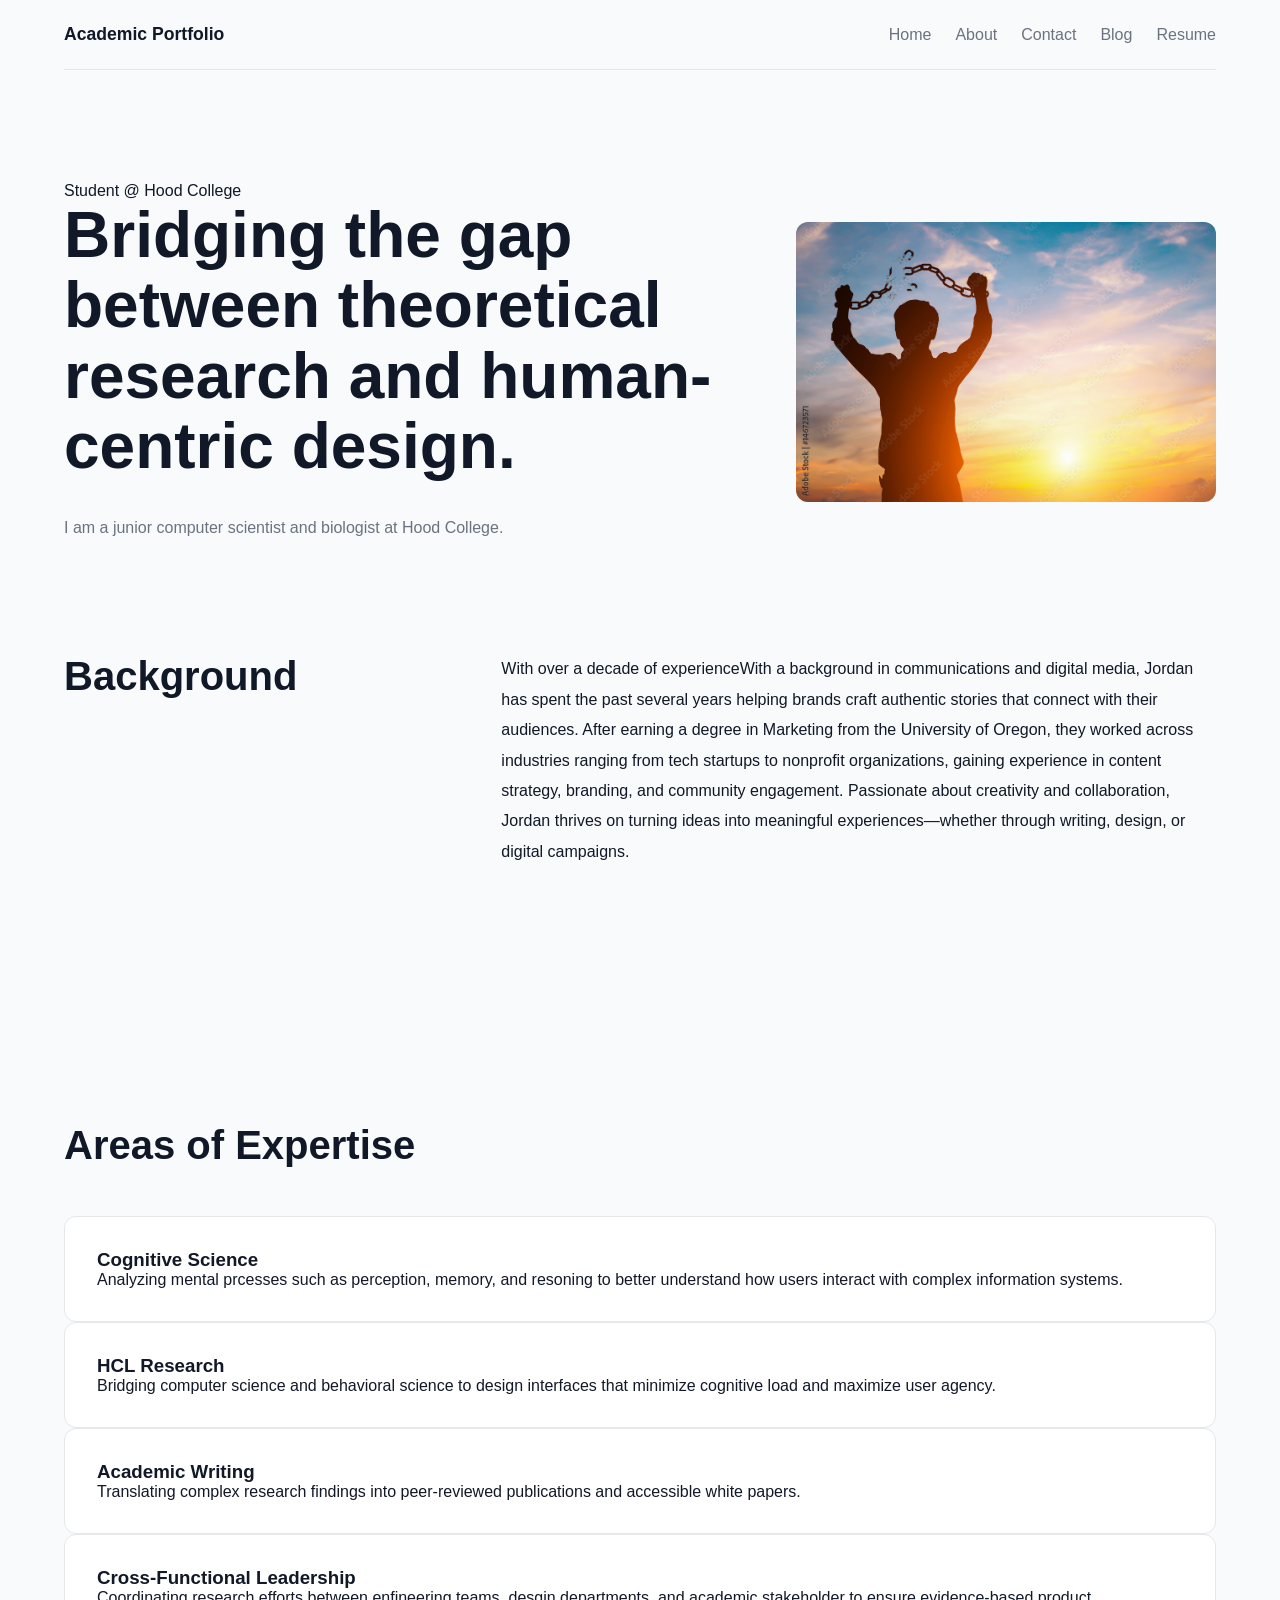
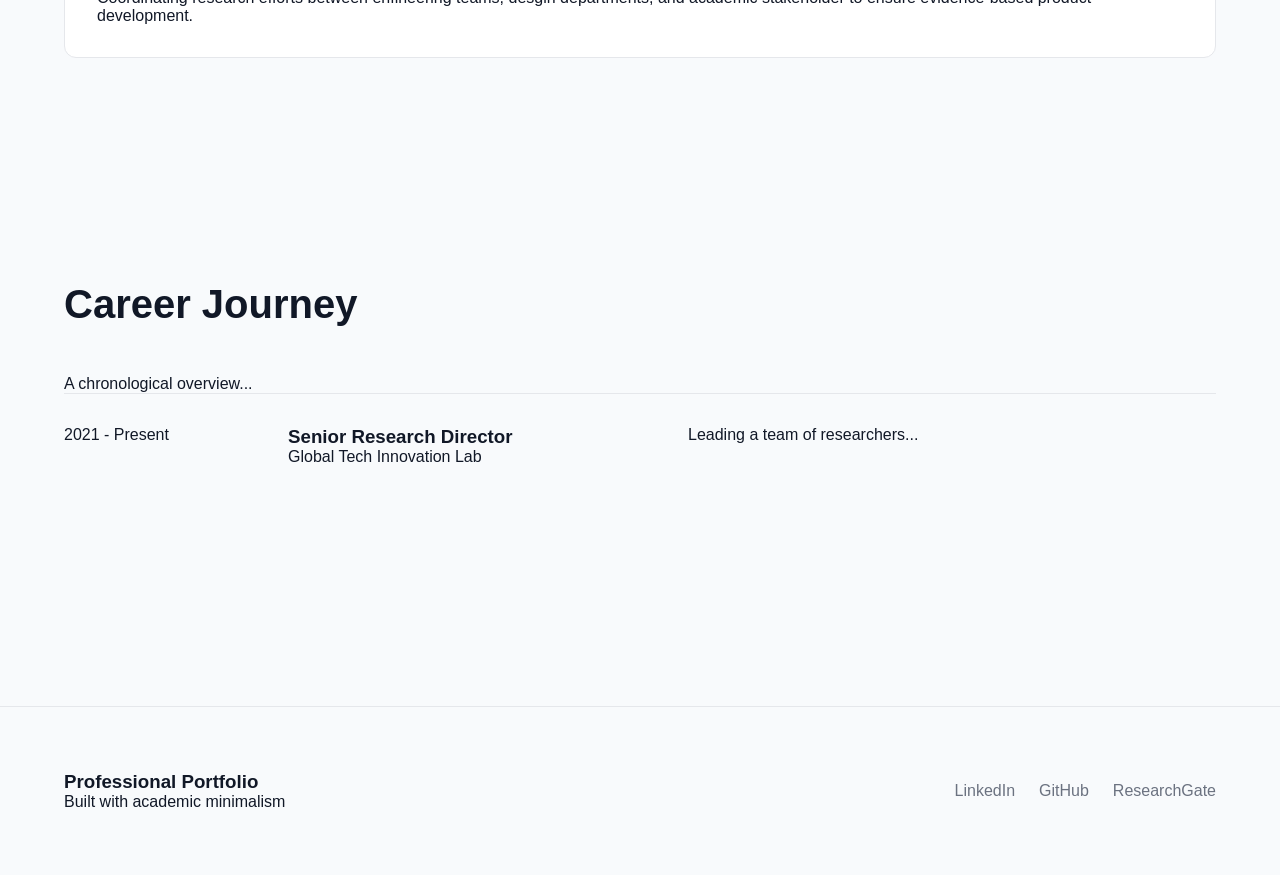
<file: about.html>
<!DOCTYPE html>
<html lang="en">
<head>
    <meta charset="UTF-8">
    <meta name="viewport" content="width=device-width, initial-scale=1.0">
    <title>About</title>
    <link rel = "stylesheet"
    href = "css/style.css">
</head>
<body>
    <nav class="navbar container">
        <div class="logo">
        Academic Portfolio
        </div>
        <ul class="nav-links">
            <li><a href="index.html">Home</a></li>
            <li><a href="about.html">About</a></li>
            <li><a href="contact.html">Contact</a></li>
            <li><a href="blog.html">Blog</a></li>
            <li><a href="resume.html">Resume</a></li>
    
        </ul>
    </nav>

    <main>
        <section class="about-hero container"> 
            <div class="about-text"> 
                <span class="about-tag">Student @ Hood College</span>
                <h1> Bridging the gap between theoretical research and human-centric design.</h1>

                <p>I am a junior computer scientist and biologist at Hood College.</p>
            </div>
            <div class="about-image">
                <img src="images/profile.jpg" 
                alt="Profile ">
            </div>
        </section>
        <section class="background-section container">
            <div class="background-left">
                <h2 class="section-title">Background</h2>
            </div>
            <div class="background-right">
                <p> With over a decade of experienceWith a background in communications and digital media, Jordan has 
                    spent the past several years helping brands craft authentic stories that connect with their audiences. 
                    After earning a degree in Marketing from the University of Oregon, they worked 
                    across industries ranging from tech startups to nonprofit organizations, gaining experience in content strategy, branding, and community engagement. Passionate about creativity and collaboration, Jordan thrives on turning ideas into meaningful experiences—whether 
                    through writing, design, or digital campaigns.
            </div>
        </section>
        <section class="career container">
            <h2 class="section-title center"> Areas of Expertise</h2>
            <div class="expertise=grid">
                <div class="interest-card">
                    <h3> Cognitive Science </h3>
                    <p> Analyzing mental prcesses such as perception, memory, and resoning
                        to better understand how users interact with complex information systems.
                    </p>
                </div> 
                <div class="interest-card">
                    <h3> HCL Research</h3>
                    <p> Bridging computer science and behavioral science to design
                        interfaces that minimize cognitive load and maximize user agency.
                    </p>
                </div>
                <div class="interest-card small-card">
                    <h3> Academic Writing</h3>
                    <p> Translating complex research findings into peer-reviewed publications 
                        and accessible white papers. 
                    </p>
                </div>
                <div class="interest-card feature-card">
                    <h3> Cross-Functional Leadership</h3>
                    <p> Coordinating research efforts between enfineering teams, desgin departments, and
                        academic stakeholder to ensure evidence-based product development.
                    </p>
                </div>
            </div>
        </section>
        <section class="career container">
            <div class="career-header"> 
                <h2 class="section-title">Career Journey</h2>
                <p> A chronological overview...</p>
            </div>
            <div class="career-item">
                <div class="career-date"> 2021 - Present</div>
                <div class="career-role">
                    <h3> Senior Research Director</h3>
                    <span> Global Tech Innovation Lab</span>
                </div>
                <div class="career-description">
                    Leading a team of researchers...
                </div>
            </div>
        </section>
    </main>
     <footer class="footer">
        <div class="container footer-content"> 
            <div>
                <h3> Professional Portfolio </h3>
                <p>Built with academic minimalism</p>
            </div>
            <div class="footer-links">
                <a href="#">LinkedIn</a>
                <a href="#">GitHub</a>
                <a href="#">ResearchGate</a>
            </div>
        </div>
    </footer>
<script src="js/main.js"></script>
    </body>
</html>
</file>
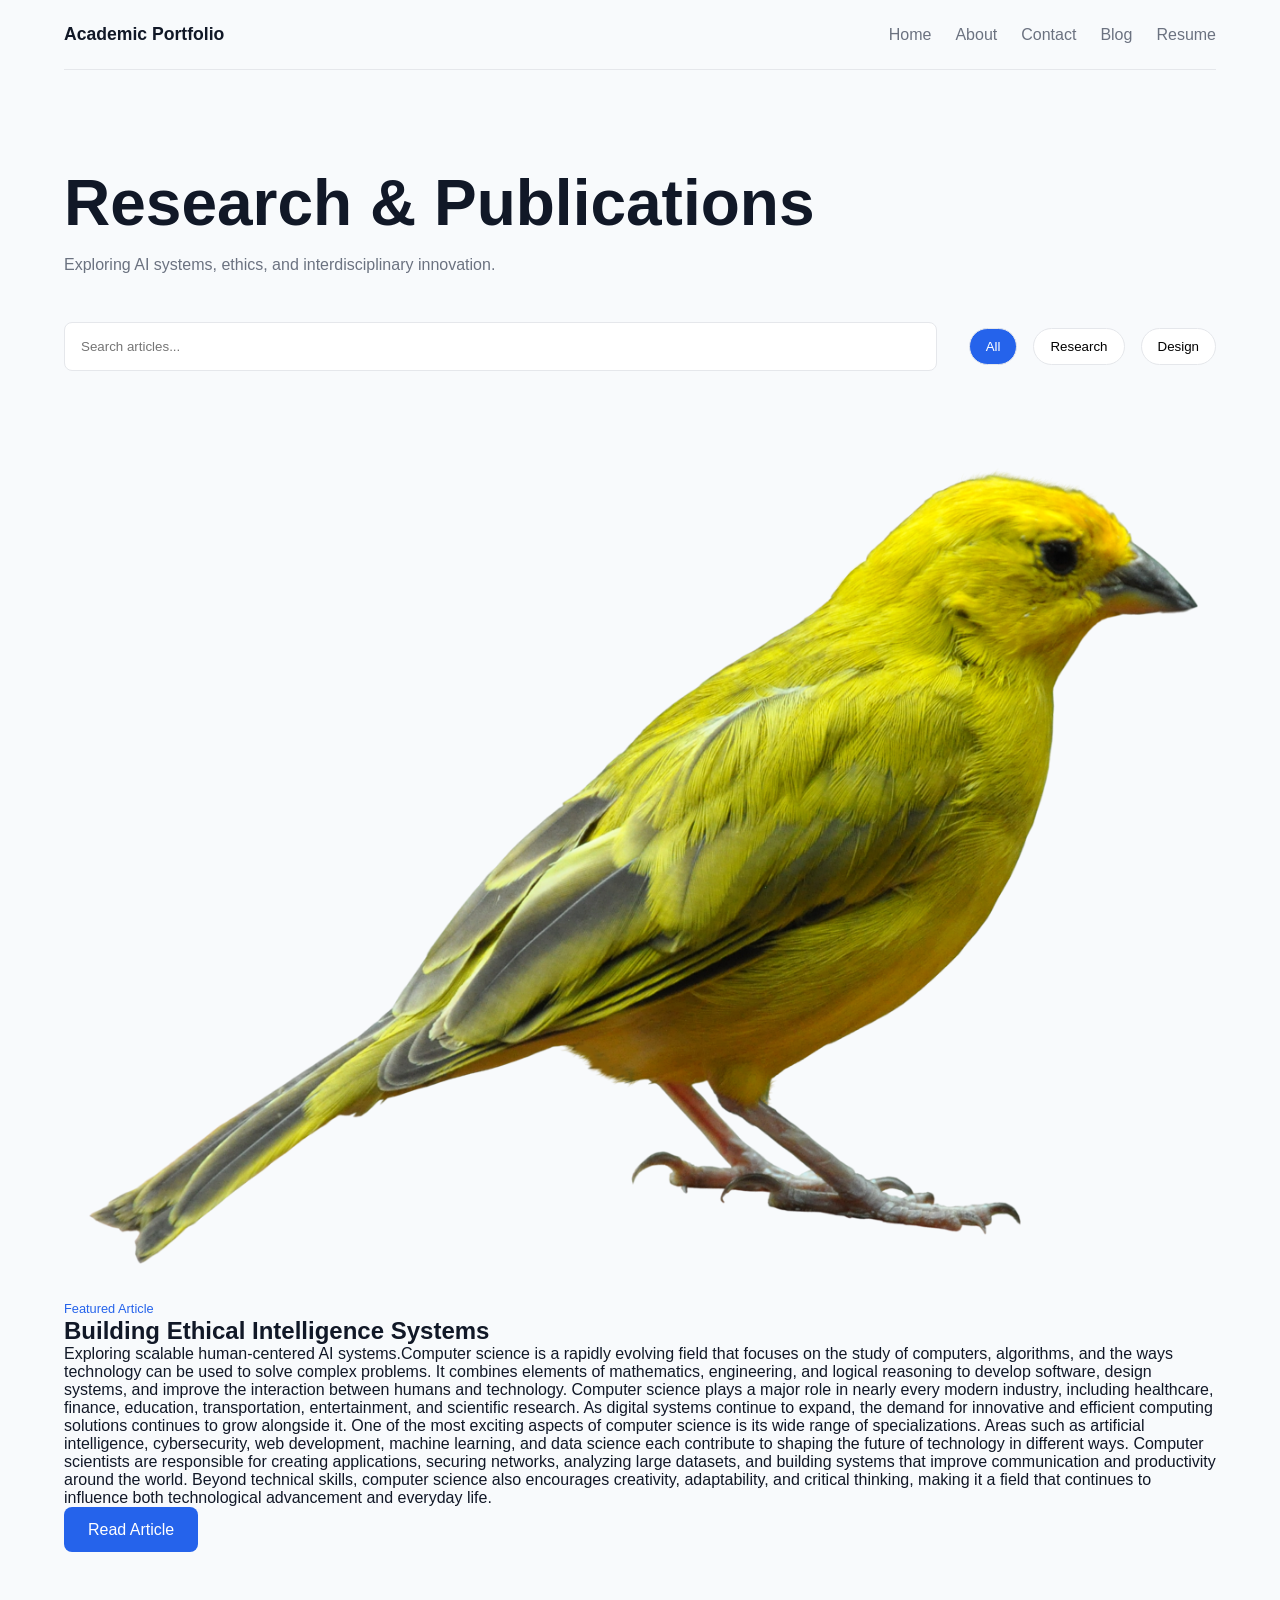
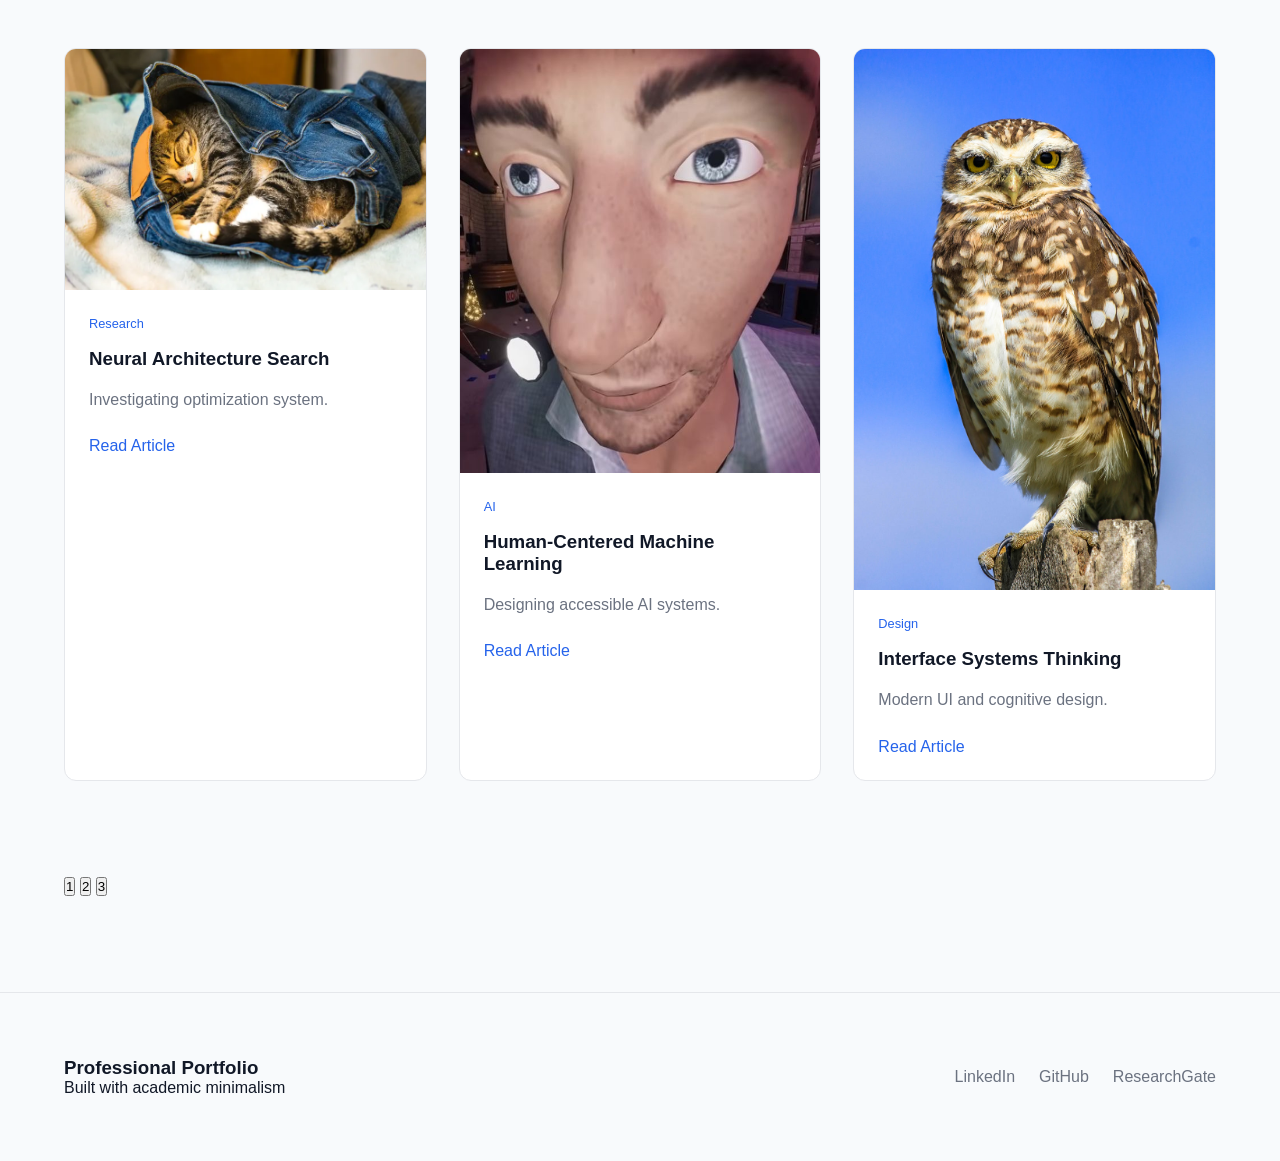
<file: blog.html>
<!DOCTYPE html>
<html lang="en">
<head>
    <meta charset="UTF-8">
    <meta name="viewport" content="width=device-width, initial-scale=1.0">
    <title>Blog</title>
    <link rel = "stylesheet"
    href = "css/style.css">
</head>
<body>
    <nav class="navbar container">
        <div class="logo">
        Academic Portfolio
        </div>
        <ul class="nav-links">
            <li><a href="index.html">Home</a></li>
            <li><a href="about.html">About</a></li>
            <li><a href="contact.html">Contact</a></li>
            <li><a href="blog.html">Blog</a></li>
            <li><a href="resume.html">Resume</a></li>
    
        </ul>
    </nav>

    <main>
        <section class="blog-header container">
            <h1> Research & Publications </h1>
            <p> Exploring AI systems, ethics, and interdisciplinary innovation.</p>
        </section>
        <section class="blog-controls container">
            <input type="text"
            id="searchInput"
            placeholder="Search articles..."> 
            <div class="filter-buttons"> 
                <button class="filter-btn active"
                data-category="all"
                >All</button>
                <button class="filter-btn"
                data-category="research">
                Research
            </button>
            <button class="filter-btn"
            data-category="design">
            Design
            </button>
            </div>
        </section>
        <section class="featured-post container">
            <img src="images/R.png"
            alt="Featured Post">
            <div class="featured-content">
                <span class="blog-meta">
                    Featured Article
                </span>
                <h2> Building Ethical Intelligence Systems </h2>
                <p> Exploring scalable human-centered AI systems.Computer science is a rapidly evolving
                     field that focuses on the study of computers, algorithms, and the ways technology can be 
                     used to solve complex problems. It combines elements of mathematics, engineering, and logical
                      reasoning to develop software, design systems, and improve the interaction between humans and 
                      technology. Computer science plays a major role in nearly every modern industry, including healthcare, 
                      finance, education, transportation, entertainment, and scientific research. As digital systems continue to expand, 
                      the demand for innovative and efficient computing solutions continues to grow alongside it.
                    One of the most exciting aspects of computer science is its wide range of specializations. 
                    Areas such as artificial intelligence, cybersecurity, web development, machine learning, 
                    and data science each contribute to shaping the future of technology in different ways. 
                    Computer scientists are responsible for creating applications, securing networks, 
                    analyzing large datasets, and building systems that improve communication and 
                    productivity around the world. Beyond technical skills, computer science also encourages 
                    creativity, adaptability, and critical thinking, making it a field that continues to influence
                     both technological advancement and everyday life.</p>
                <a href="blog-post.html"
                class="btn btn-primary">
            Read Article</a>
            </div>
        </section>
        <section class="blog-listing container"> 
            <div class="blog-grid"> 
                <div class="blog-card"
                    data-category="research">
                    <img src="images/blog1.png"
                    alt="Blog">
                    <div class="blog-content">
                        <span class="blog-meta"> 
                            Research
                        </span>
                        <h3> Neural Architecture Search</h3>
                        <p> Investigating optimization system.</p>
                        <a href="blog-post.html">Read Article</a>
                    </div>
                </div>
                <div class="blog-card"
                data-category="ai">
                    <img src="images/blog2.png"
                    alt="Blog"> 
                    <div class="blog-content">
                        <span class="blog-meta"> AI</span>
                        <h3> Human-Centered Machine Learning </h3>
                        <p> Designing accessible AI systems.</p>
                        <a href="blog-post.html">
                            Read Article
                        </a>
                    </div>
                </div>
                <div class="blog-card"
                data-category="design">
            <img src="images/owl.jpg"
            alt="blog">
            <div class="blog-content">
                <span class="blog-meta"> Design</span>
                <h3> Interface Systems Thinking</h3>
                <p> Modern UI and cognitive design.</p>
                <a href="blog-post.html"> Read Article</a>
            </div>
        </div>
            </div>
        </section>
        <section class="pagination container">
            <button class="page-btn active">1</button>
            <button class="page-btn">2</button>
            <button class="page-btn">3</button>
        </section>
    </main>
     <footer class="footer">
        <div class="container footer-content"> 
            <div>
                <h3> Professional Portfolio </h3>
                <p>Built with academic minimalism</p>
            </div>
            <div class="footer-links">
                <a href="#">LinkedIn</a>
                <a href="#">GitHub</a>
                <a href="#">ResearchGate</a>
            </div>
        </div>
    </footer>
<script src="js/main.js"></script>
    </body>
</html>
</file>
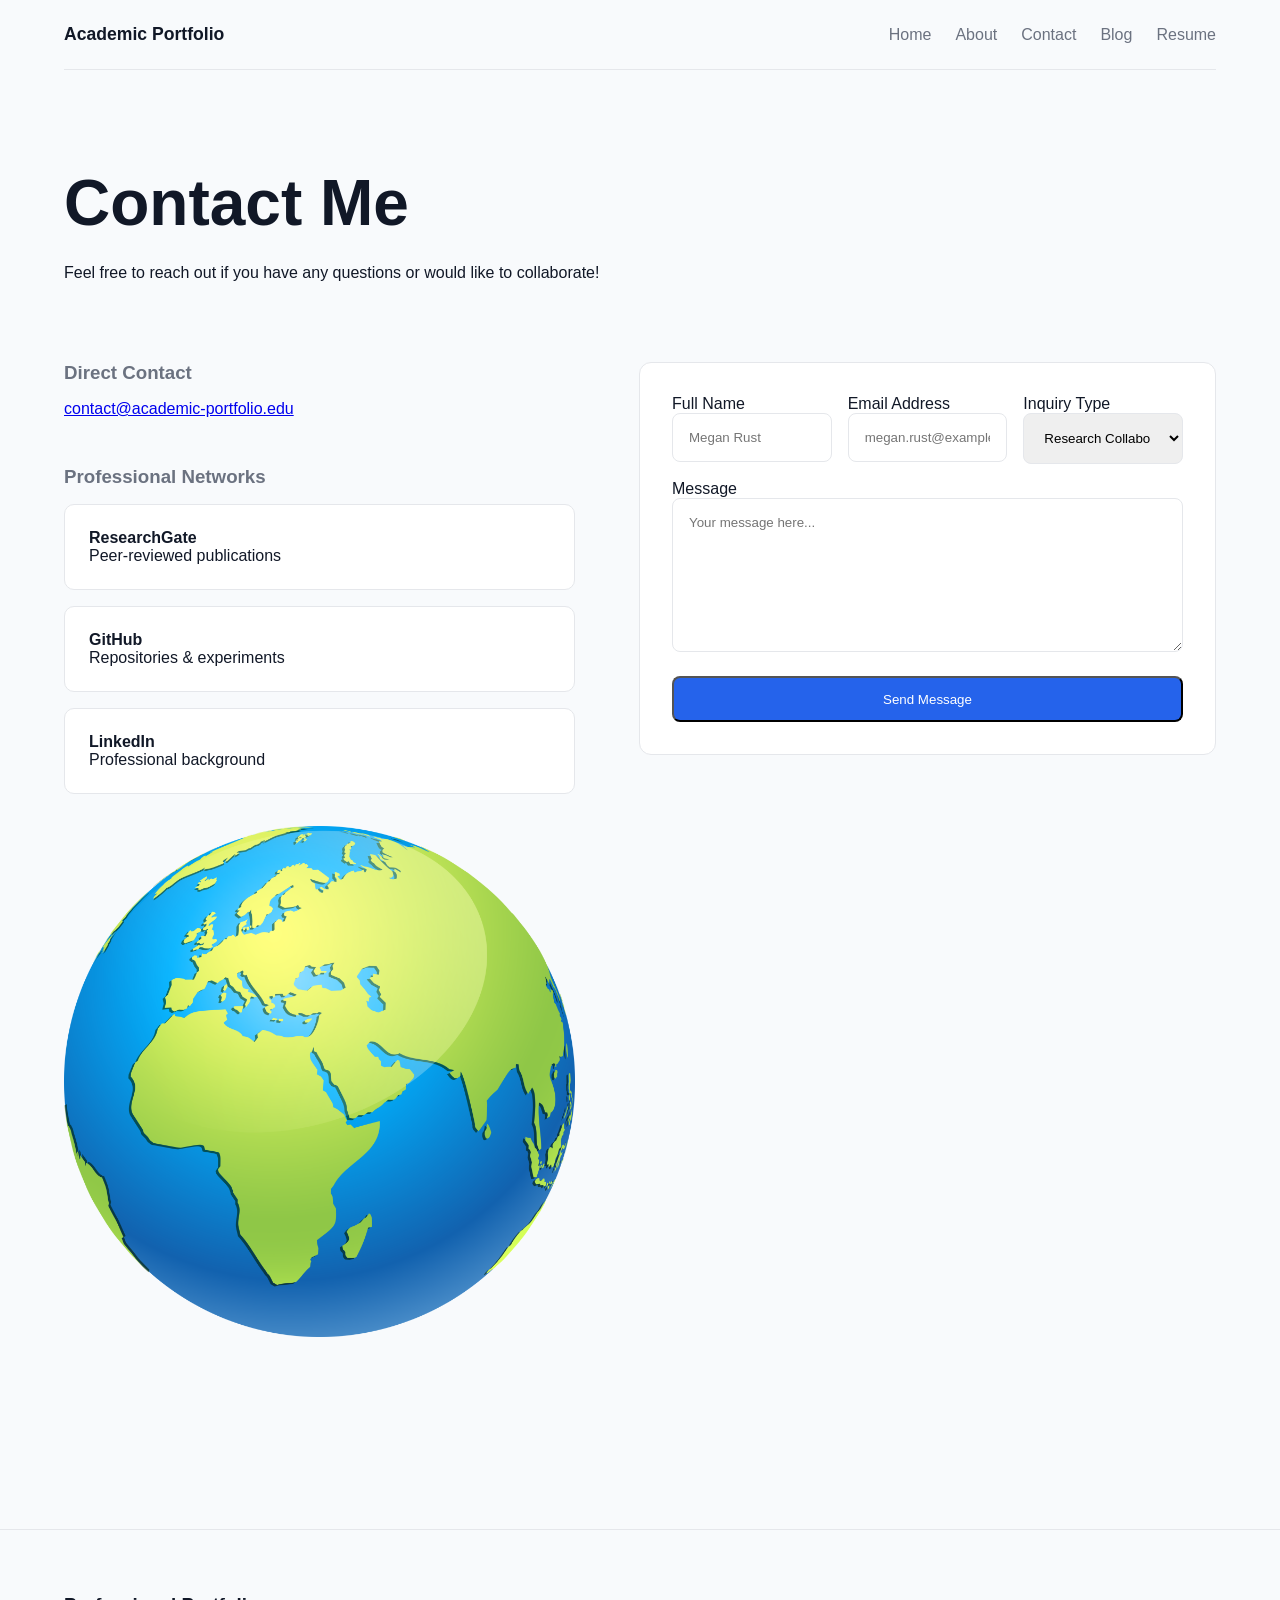
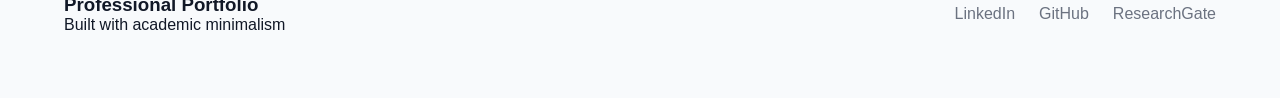
<file: contact.html>
<!DOCTYPE html>
<html lang="en">
<head>
    <meta charset="UTF-8">
    <meta name="viewport" content="width=device-width, initial-scale=1.0">
    <title>Contact Me</title>
    <link rel = "stylesheet"
    href = "css/style.css">
</head>
<body>
    <nav class="navbar container">
        <div class="logo">
        Academic Portfolio
        </div>
        <ul class="nav-links">
            <li><a href="index.html">Home</a></li>
            <li><a href="about.html">About</a></li>
            <li><a href="contact.html">Contact</a></li>
            <li><a href="blog.html">Blog</a></li>
            <li><a href="resume.html">Resume</a></li>
    
        </ul>
    </nav>

    <main>
        <section class="contact-page container">
            <div class="contact-header"> 
                <h1>Contact Me</h1>
                <p>Feel free to reach out if you have any questions or would like to collaborate!</p>
            </div>
            <div class="contact-layout">
                <div class="contact-info">
                    <h3 class="contact-label"> Direct Contact</h3>
                    <div class="email-box">
                        <a href="mailto:contact@academic-portfolio.edu"> contact@academic-portfolio.edu</a>
                    </div>
                    <h3 class="contact-label"> Professional Networks</h3>
                    <div class="network-card">
                        <h4> ResearchGate</h4>
                        <p> Peer-reviewed publications</p>
                    </div>
                    <div class="network-card">
                        <h4> GitHub</h4>
                        <p> Repositories & experiments</p>
                    </div>
                    <div class="network-card">
                        <h4>LinkedIn</h4>
                        <p> Professional background</p>
                    </div>
                    <img src="images/map.png"
                    alt="map"
                    class="map-image">
                </div>
                <div class="contact-form-wrapper">
                    <form class="contact-form" id="contactForm">
                        <div class="form-row">
                            <div class="form-group"> 
                                <label>Full Name</label>
                                <input type="text" id="name" placeholder="Megan Rust">
                            </div>
                            <div class="form-group"> 
                                <label>Email Address</label>
                                <input type="email" id="email" placeholder="megan.rust@example.com">
                            </div>
                            <div class="form-group"> 
                                <label>Inquiry Type</label>
                                <select id="inquiry">
                                    <option>Research Collaboration</option>
                                    <option>Speaking Opportunity</option>
                                    <option>General Inquiry</option>
                                </select>
                            </div>
                            <div class="form-group message-group">
                                <label>Message</label>
                                <textarea id="message" rows="8" placeholder="Your message here..."></textarea>
                            </div>
                        </div>
                        <button type="submit" class="btn btn-primary">
                            Send Message
                        </button>
                    </form>
                </div>
            </div>
        </section>
    </main>
     <footer class="footer">
        <div class="container footer-content"> 
            <div>
                <h3> Professional Portfolio </h3>
                <p>Built with academic minimalism</p>
            </div>
            <div class="footer-links">
                <a href="#">LinkedIn</a>
                <a href="#">GitHub</a>
                <a href="#">ResearchGate</a>
            </div>
        </div>
    </footer>
<script src="js/main.js"></script>
    </body>
</html>
</file>
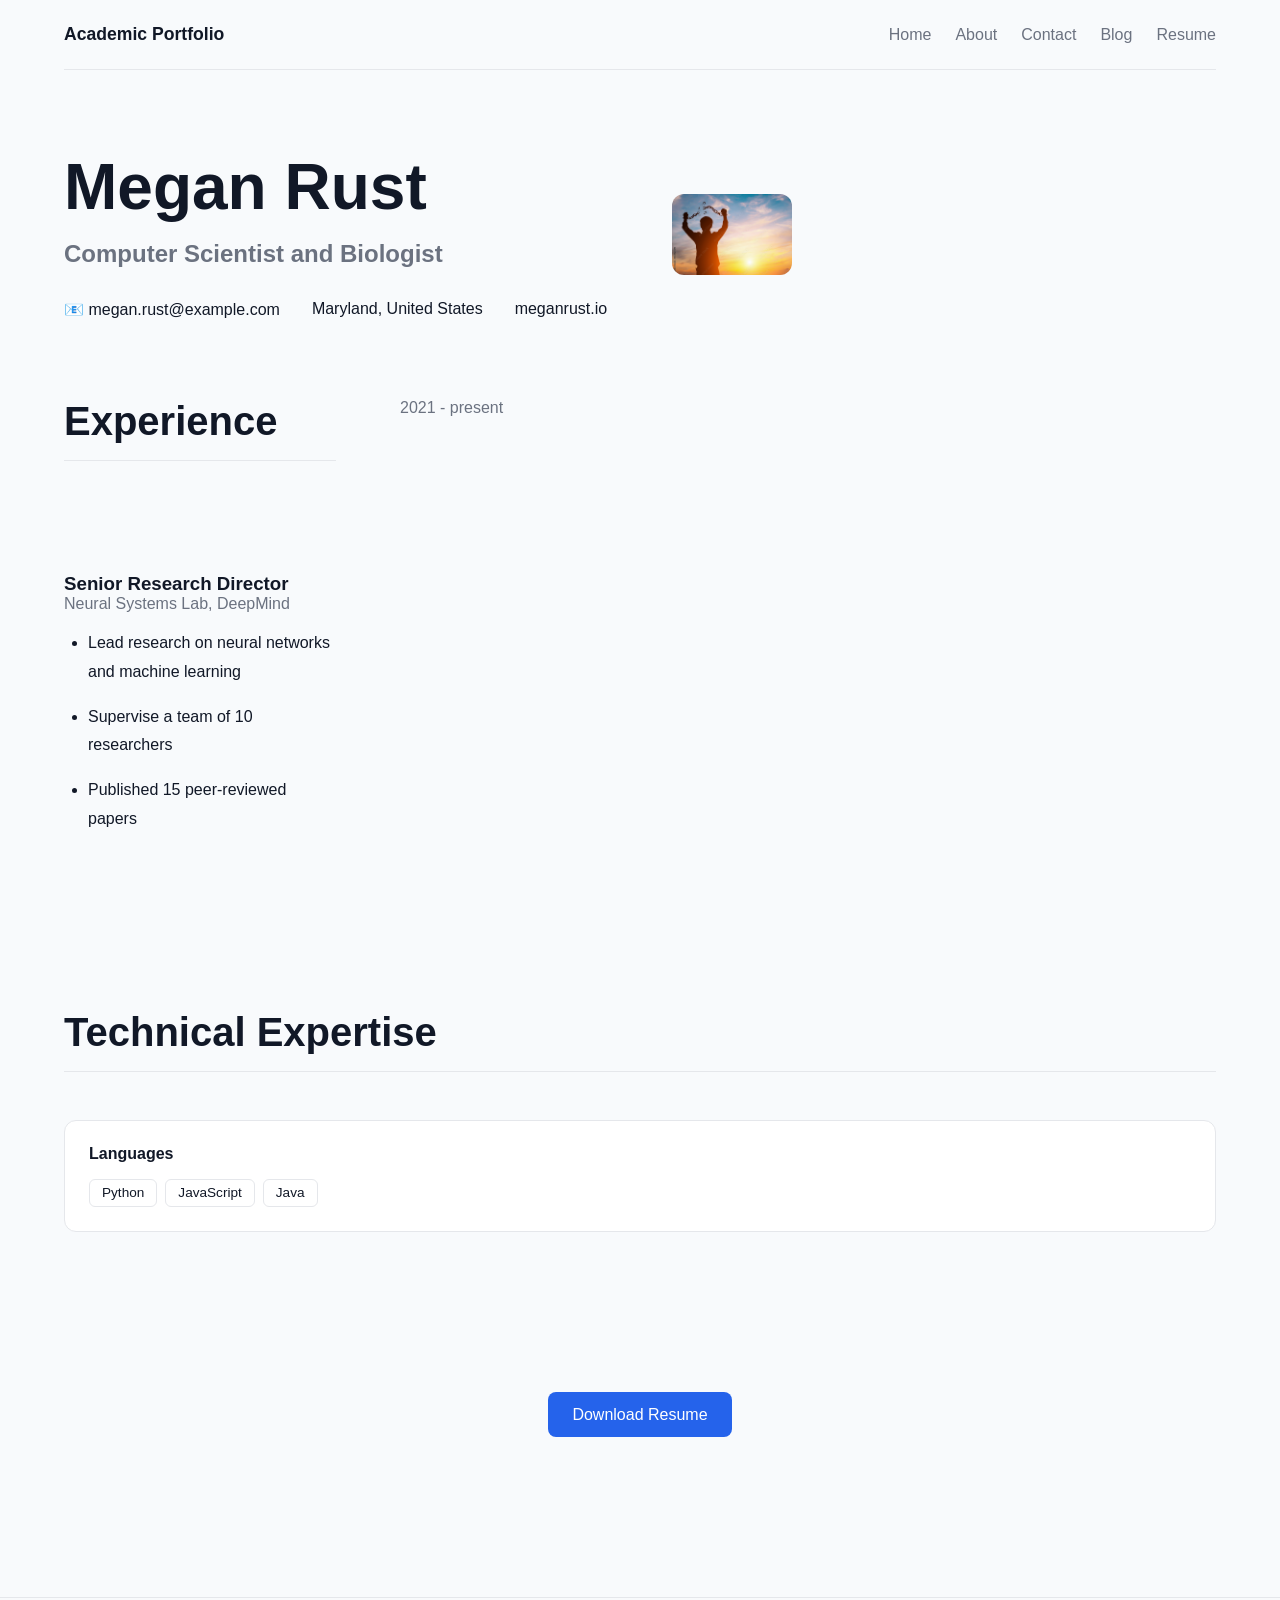
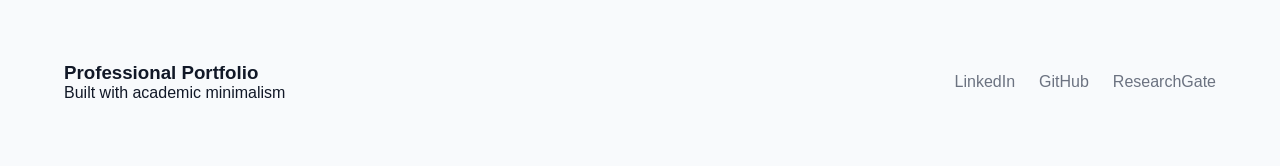
<file: resume.html>
<!DOCTYPE html>
<html lang="en">
<head>
    <meta charset="UTF-8">
    <meta name="viewport" content="width=device-width, initial-scale=1.0">
    <title>Resume</title>
    <link rel = "stylesheet"
    href = "css/style.css">
</head>
<body>
    <nav class="navbar container">
        <div class="logo">
        Academic Portfolio
        </div>
        <ul class="nav-links">
            <li><a href="index.html">Home</a></li>
            <li><a href="about.html">About</a></li>
            <li><a href="contact.html">Contact</a></li>
            <li><a href="blog.html">Blog</a></li>
            <li><a href="resume.html">Resume</a></li>
    
        </ul>
    </nav>

    <main>
        <section class="resume-hero container">
            <div class="resume-info">
                <h1>Megan Rust</h1>
                <h2>Computer Scientist and Biologist</h2>
                <div class="resume-contact">
                    <span>📧 megan.rust@example.com</span>
                    <span>Maryland, United States</span>
                    <span>meganrust.io</span>
                </div>
            </div>
            <div class="resume-image">
                <img src="images/profile.jpg" alt="Profile">
            </div>
        </section>
        <section class="resume-section container">
            <div class="resume-item">
                <h2 class="resume-title">Experience</h2>
                <div class="resume-date">2021 - present</div>
                <div class="resume-content">
                    <h3>Senior Research Director</h3>
                    <span>Neural Systems Lab, DeepMind</span>
                    <ul>
                        <li>Lead research on neural networks and machine learning</li>
                        <li>Supervise a team of 10 researchers</li>
                        <li>Published 15 peer-reviewed papers</li>
                    </ul>
                </div>
            </div>
        </section>
        <section class="resume-section container">
            <h2 class="resume-title">Technical Expertise</h2>
            <div class="skills-grid"> 
                <div class="skill-group">
                    <h4>Languages</h4>
                    <div class="skill-chips">
                        <span class="chip">Python</span>
                        <span class="chip">JavaScript</span>
                        <span class="chip">Java</span>
                    </div>
                </div>
            </div>
        </section>
        <div class="download-section">
            <a href="files/resume.pdf" class="btn btn-primary" download>
                Download Resume
            </a>
        </div>
    </main>
     <footer class="footer">
        <div class="container footer-content"> 
            <div>
                <h3> Professional Portfolio </h3>
                <p>Built with academic minimalism</p>
            </div>
            <div class="footer-links">
                <a href="#">LinkedIn</a>
                <a href="#">GitHub</a>
                <a href="#">ResearchGate</a>
            </div>
        </div>
    </footer>
<script src="js/main.js"></script>
    </body>
</html>
</file>
<file: css/style.css>
:root {
    --primary: #2563eb;
    --secondary: #1e293b;
    --background: #f8fafc;
    --text: #111827;
    --muted: #6b7280;
    --card: #ffffff;
    --border: #e5e7eb;
}

* {
    margin: 0;
    padding: 0;
    box-sizing: border-box;
}

body {
    font-family: Arial, sans-serif;
    background: var(--background);
    color: var(--text);
}

img {
    width: 100%;
    display: block;
    object-fit: cover;
}

.container {
    width: 90%;
    max-width: 1200px;
    margin: auto;
}

/* NAVBAR */

.navbar {
    display: flex;
    justify-content: space-between;
    align-items: center;
    padding: 1.5rem 0;
    border-bottom: 1px solid var(--border);
}

.logo {
    font-weight: bold;
    font-size: 1.1rem;
}

.nav-links {
    display: flex;
    gap: 1.5rem;
    list-style: none;
}

.nav-links a {
    text-decoration: none;
    color: var(--muted);
    transition: 0.3s ease;
}

.nav-links a:hover {
    color: var(--primary);
}

/* HERO */

.hero {
    min-height: 80vh;
    display: flex;
    justify-content: center;
    align-items: center;
    text-align: center;
    padding: 6rem 0;
}

.hero-text {
    max-width: 700px;
}

.hero-tag {
    display: inline-block;
    padding: 0.5rem 1rem;
    border: 1px solid var(--border);
    border-radius: 999px;
    color: var(--muted);
    font-size: 0.8rem;
    margin-bottom: 2rem;
}

.hero h1 {
    font-size: 4rem;
    margin-bottom: 1rem;
}

.hero h2 {
    color: var(--muted);
    margin-bottom: 2rem;
}

.hero p {
    line-height: 1.8;
    color: var(--muted);
    margin-bottom: 2rem;
}

.hero-buttons {
    display: flex;
    justify-content: center;
    gap: 1rem;
}

/* BUTTONS */

.btn {
    display: inline-block;
    padding: 0.85rem 1.5rem;
    border-radius: 8px;
    text-decoration: none;
    transition: 0.3s ease;
}

.btn-primary {
    background: var(--primary);
    color: white;
}

.btn-secondary {
    border: 1px solid var(--border);
    color: var(--text);
    background: white;
}

.btn:hover {
    opacity: 0.9;
}

/* SECTIONS */

.section-title {
    font-size: 2.5rem;
    margin-bottom: 3rem;
}

.section-header {
    display: flex;
    justify-content: space-between;
    align-items: center;
    margin-bottom: 3rem;
}

.view-all-link {
    text-decoration: none;
    color: var(--primary);
}

/* INTERESTS */

.interests {
    padding: 6rem 0;
}

.interests-grid {
    display: grid;
    grid-template-columns: 2fr 1fr;
    gap: 1.5rem;
}

.interest-card {
    background: var(--card);
    padding: 2rem;
    border-radius: 12px;
    border: 1px solid var(--border);
    transition: 0.3s ease;
}

.interest-card:hover {
    transform: translateY(-5px);
}

.large-card {
    min-height: 280px;
}

.dark-card {
    background: #0f172a;
    color: white;
}

.wide-card {
    background-image: url("../images/waves.jpg");
    background-size: cover;
    background-position: center;
}

/* BLOG */

.blog-preview,
.blog-listing {
    padding: 6rem 0;
}

.blog-grid {
    display: grid;
    grid-template-columns: repeat(3, 1fr);
    gap: 2rem;
}

.blog-card {
    background: white;
    border-radius: 12px;
    overflow: hidden;
    border: 1px solid var(--border);
    transition: 0.3s ease;
}

.blog-card:hover {
    transform: translateY(-5px);
}

.blog-content {
    padding: 1.5rem;
}

.blog-meta {
    color: var(--primary);
    font-size: 0.8rem;
}

.blog-content h3 {
    margin: 1rem 0;
}

.blog-content p {
    color: var(--muted);
    margin-bottom: 1.5rem;
    line-height: 1.7;
}

.blog-content a {
    text-decoration: none;
    color: var(--primary);
}

.blog-header {
    padding: 6rem 0 3rem;
}

.blog-header h1 {
    font-size: 4rem;
    margin-bottom: 1rem;
}

.blog-header p {
    max-width: 700px;
    color: var(--muted);
}

.blog-controls {
    display: flex;
    justify-content: space-between;
    align-items: center;
    gap: 2rem;
    margin-bottom: 4rem;
}

#searchInput {
    flex: 1;
    padding: 1rem;
    border: 1px solid var(--border);
    border-radius: 8px;
}

.filter-buttons {
    display: flex;
    gap: 1rem;
    flex-wrap: wrap;
}

.filter-btn {
    padding: 0.6rem 1rem;
    border-radius: 999px;
    border: 1px solid var(--border);
    background: white;
    cursor: pointer;
}

.filter-btn.active {
    background: var(--primary);
    color: white;
}

/* BLOG POST */

.blog-post-page {
    padding: 5rem 0;
}

.back-link {
    text-decoration: none;
    color: var(--muted);
    display: inline-block;
    margin-bottom: 2rem;
}

.post-tags {
    display: flex;
    gap: 1rem;
    margin-bottom: 2rem;
}

.tag {
    border: 1px solid var(--border);
    padding: 0.35rem 0.75rem;
    border-radius: 6px;
    font-size: 0.8rem;
}

.post-title {
    font-size: 4rem;
    line-height: 1.1;
    margin-bottom: 3rem;
}

.author-row {
    display: flex;
    justify-content: space-between;
    align-items: center;
    margin-bottom: 3rem;
}

.author-info {
    display: flex;
    align-items: center;
    gap: 1rem;
}

.author-info img {
    width: 50px;
    height: 50px;
    border-radius: 50%;
}

.blog-hero-image {
    border-radius: 12px;
    margin-bottom: 5rem;
}

.article-content {
    max-width: 850px;
    margin: auto;
}

.article-content p {
    line-height: 2;
    margin-bottom: 2rem;
}

.article-content h2 {
    margin: 4rem 0 2rem;
    font-size: 2.5rem;
}

blockquote {
    border-left: 4px solid var(--primary);
    padding-left: 2rem;
    margin: 3rem 0;
    font-size: 1.2rem;
    font-weight: bold;
}

.code-block {
    background: #0f172a;
    color: white;
    padding: 2rem;
    border-radius: 12px;
    overflow-x: auto;
    margin: 3rem 0;
}

/* ABOUT */

.about-hero {
    display: flex;
    justify-content: space-between;
    align-items: center;
    gap: 5rem;
    padding: 7rem 0;
}

.about-text {
    flex: 1;
}

.about-text h1 {
    font-size: 4rem;
    line-height: 1.1;
    margin-bottom: 2rem;
}

.about-text p {
    line-height: 1.8;
    color: var(--muted);
}

.about-image img {
    width: 420px;
    border-radius: 12px;
}

.background-section {
    display: flex;
    gap: 5rem;
    padding-bottom: 7rem;
}

.background-left {
    flex: 1;
}

.background-right {
    flex: 2;
}

.background-right p {
    line-height: 1.9;
    margin-bottom: 2rem;
}

.career {
    padding: 7rem 0;
}

.career-item {
    display: grid;
    grid-template-columns: 1fr 2fr 3fr;
    gap: 3rem;
    padding: 2rem 0;
    border-top: 1px solid var(--border);
}

/* CONTACT */

.contact-page {
    padding: 6rem 0;
}

.contact-header {
    max-width: 700px;
    margin-bottom: 5rem;
}

.contact-header h1 {
    font-size: 4rem;
    margin-bottom: 1.5rem;
}

.contact-layout {
    display: flex;
    gap: 4rem;
    flex-wrap: wrap;
    align-items: flex-start;
}

.contact-info,
.contact-form-wrapper {
    flex: 1;
    min-width: 320px;
}

.contact-form-wrapper {
    background: white;
    padding: 2rem;
    border-radius: 12px;
    border: 1px solid var(--border);
    max-width: 720px;
}

.contact-label {
    margin-bottom: 1rem;
    color: var(--muted);
}

.email-box {
    margin-bottom: 3rem;
}

.network-card {
    background: white;
    padding: 1.5rem;
    border: 1px solid var(--border);
    border-radius: 10px;
    margin-bottom: 1rem;
}

.map-image {
    border-radius: 12px;
    margin-top: 2rem;
}

.contact-form {
    display: flex;
    flex-direction: column;
    gap: 1.5rem;
}

.form-row {
    display: flex;
    gap: 1rem;
    flex-wrap: wrap;
}

.form-group {
    display: flex;
    flex-direction: column;
    flex: 1;
    min-width: 0;
}

.message-group {
    flex: 1 1 100%;
}

input,
textarea,
select {
    padding: 1rem;
    border-radius: 8px;
    border: 1px solid var(--border);
    font-family: inherit;
    min-width: 0;
}

textarea {
    resize: vertical;
}

/* RESUME */

.resume-hero {
    display: flex;
    justify-content: space-between;
    align-items: center;
    gap: 4rem;
    padding: 5rem 0;
    flex-wrap: wrap;
}

.resume-info,
.resume-image {
    flex: 1;
    min-width: 280px;
}

.resume-info h1 {
    font-size: 4rem;
    margin-bottom: 1rem;
}

.resume-info h2 {
    color: var(--muted);
    margin-bottom: 2rem;
}

.resume-contact {
    display: flex;
    gap: 2rem;
    flex-wrap: wrap;
}

.resume-image img {
    width: 120px;
    border-radius: 12px;
}

.resume-section {
    padding-bottom: 6rem;
}

.resume-title {
    font-size: 2.5rem;
    margin-bottom: 3rem;
    border-bottom: 1px solid var(--border);
    padding-bottom: 1rem;
}

.resume-item {
    display: grid;
    grid-template-columns: 1fr 3fr;
    gap: 4rem;
    margin-bottom: 4rem;
}

.resume-date {
    color: var(--muted);
}

.resume-content span {
    display: block;
    margin-bottom: 1rem;
    color: var(--muted);
}

.resume-content ul {
    padding-left: 1.5rem;
}

.resume-content li {
    margin-bottom: 1rem;
    line-height: 1.8;
}

.skills-grid {
    display: grid;
    grid-template-columns: repeat(auto-fit, minmax(220px, 1fr));
    gap: 1.5rem;
}

.skill-group {
    background: white;
    padding: 1.5rem;
    border-radius: 12px;
    border: 1px solid var(--border);
}

.skill-chips {
    display: flex;
    flex-wrap: wrap;
    gap: 0.5rem;
    margin-top: 1rem;
}

.chip {
    padding: 0.35rem 0.75rem;
    border-radius: 6px;
    border: 1px solid var(--border);
    font-size: 0.85rem;
}

.download-section {
    text-align: center;
    padding: 4rem 0;
}

/* FOOTER */

.footer {
    padding: 4rem 0;
    border-top: 1px solid var(--border);
    margin-top: 6rem;
}

.footer-content {
    display: flex;
    justify-content: space-between;
    align-items: center;
}

.footer-links {
    display: flex;
    gap: 1.5rem;
}

.footer-links a {
    text-decoration: none;
    color: var(--muted);
}

/* RESPONSIVE */

@media (max-width: 768px) {

    .hero h1,
    .about-text h1,
    .contact-header h1,
    .resume-info h1,
    .post-title,
    .blog-header h1 {
        font-size: 2.5rem;
    }

    .hero-buttons,
    .form-row,
    .footer-content,
    .about-hero,
    .background-section,
    .contact-layout,
    .resume-hero,
    .author-row {
        flex-direction: column;
    }

    .interests-grid,
    .blog-grid,
    .skills-grid,
    .career-item,
    .resume-item {
        grid-template-columns: 1fr;
    }

    .section-header,
    .blog-controls {
        flex-direction: column;
        align-items: flex-start;
    }

}
</file>
